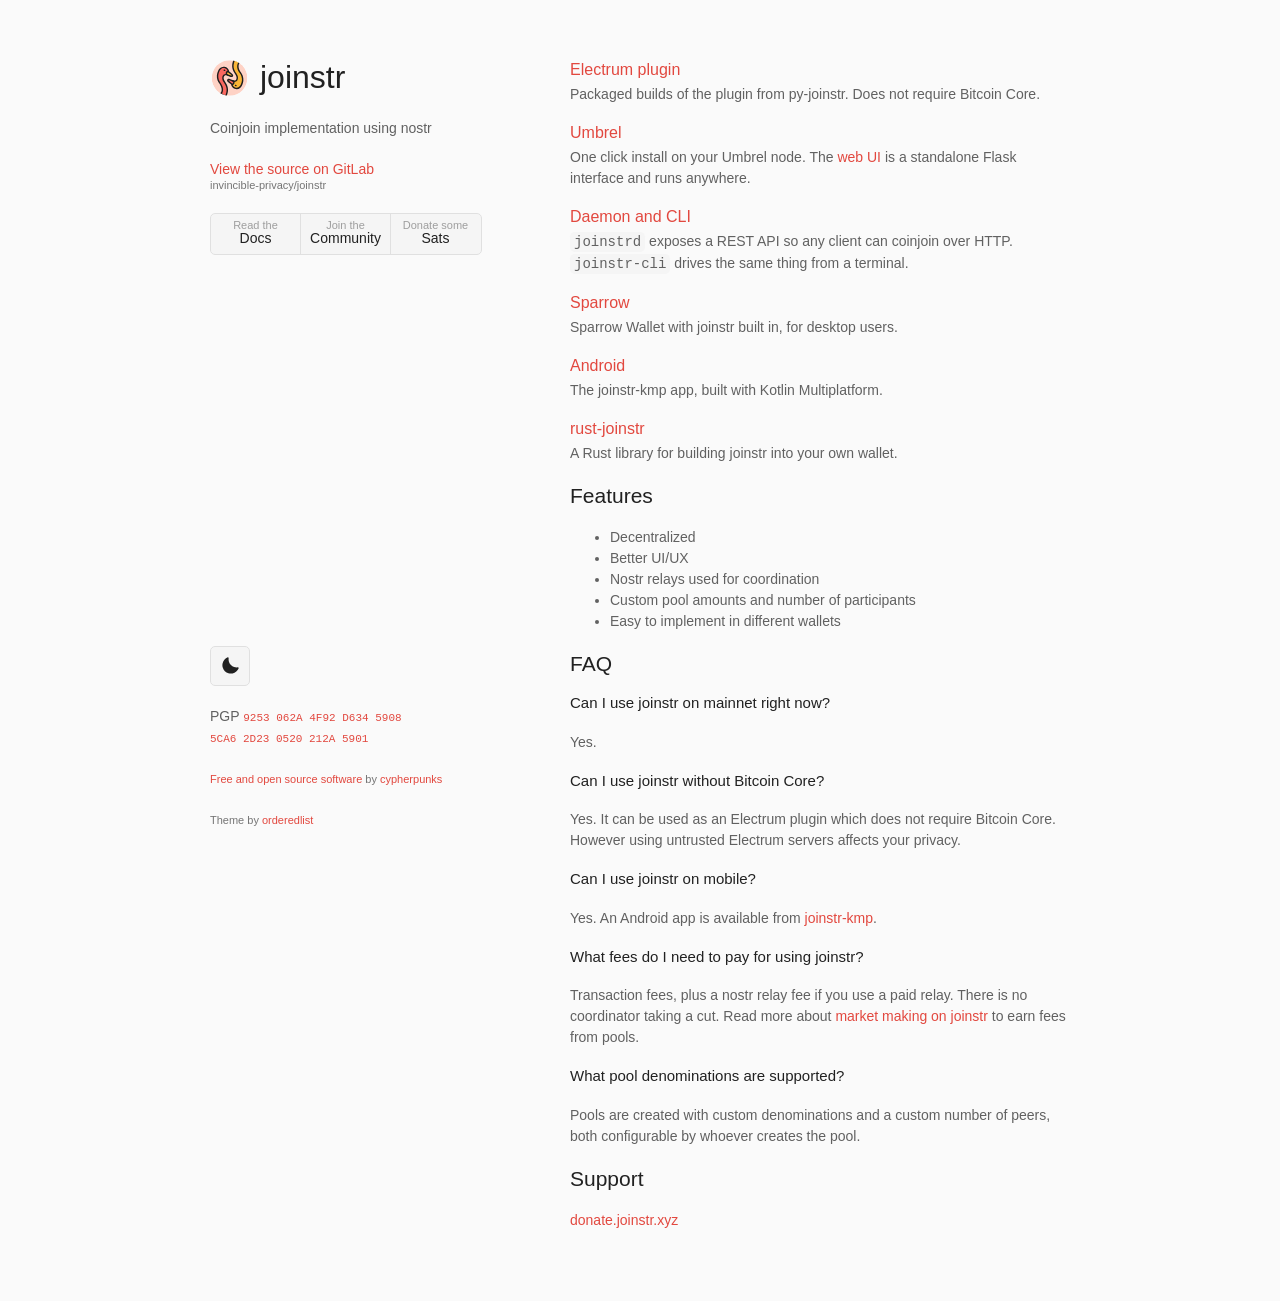
<file: index.html>
<!DOCTYPE html>
<html lang="en">

<head>
  <meta charset="UTF-8"/>
  <title>joinstr</title>

  <meta name="viewport" content="width=device-width, initial-scale=1"/>

  <link rel="stylesheet" href="styles/main.css"/>
  <script src="scripts/theme.js"></script>

  <!-- Primary meta tags -->
  <meta name="title" content="joinstr"/>
  <meta name="description" content="Decentralized coinjoin implementation using nostr"/>
  <meta name="keywords" content="bitcoin,privacy,coinjoin,nostr"/>

  <!-- Social meta tags -->
  <meta property="og:type" content="website"/>
  <meta property="og:site_name" content="joinstr"/>
  <meta property="og:title" content="joinstr"/>
  <meta property="og:description" content="Decentralized coinjoin implementation using nostr"/>
  <meta property="og:url" content="https://joinstr.xyz/"/>
  <meta property="og:image" content="https://joinstr.xyz/assets/logo.png"/>
  <meta name="twitter:card" content="summary"/>
  <meta name="twitter:title" content="joinstr"/>
  <meta name="twitter:description" content="Decentralized coinjoin implementation using nostr"/>
  <meta name="twitter:image" content="https://joinstr.xyz/assets/logo.png"/>

  <!-- Favicon -->
  <link rel="icon" type="image/svg+xml" href="assets/logo.svg"/>
  <link rel="icon" type="image/png" sizes="210x210" href="assets/logo.png"/>
  <link rel="apple-touch-icon" href="assets/logo.png"/>
  <link rel="mask-icon" href="assets/logo.svg" color="#f9675f"/>
  <meta name="theme-color" content="#fafafa" media="(prefers-color-scheme: light)"/>
  <meta name="theme-color" content="#212121" media="(prefers-color-scheme: dark)"/>
</head>

<body>
  <div class="wrapper">
    <header>
      <h1 class="brand"><img src="assets/logo.svg" width="40" height="40" alt=""/>joinstr</h1>
      <p>Coinjoin implementation using nostr</p>
      <p class="view"><a href="https://gitlab.com/invincible-privacy/joinstr/">View the source on GitLab <small>invincible-privacy/joinstr</small></a></p>
      <ul>
        <li><a href="https://docs.joinstr.xyz">Read the<strong>Docs</strong></a></li>
        <li><a href="https://forum.joinstr.xyz">Join the<strong>Community</strong></a></li>
        <li><a href="https://donate.joinstr.xyz">Donate some<strong>Sats</strong></a></li>
      </ul>
    </header>
    <section>
      <dl>
        <dt><a href="https://gitlab.com/invincible-privacy/joinstr/-/tree/main/plugin/zip">Electrum plugin</a></dt>
        <dd>Packaged builds of the plugin from py-joinstr. Does not require Bitcoin Core.</dd>

        <dt><a href="https://apps.umbrel.com/app/joinstr">Umbrel</a></dt>
        <dd>One click install on your Umbrel node. The <a href="https://gitlab.com/invincible-privacy/joinstr/-/tree/main/gui">web UI</a> is a standalone Flask interface and runs anywhere.</dd>

        <dt><a href="https://gitlab.com/invincible-privacy/joinstr/-/tree/main/cli">Daemon and CLI</a></dt>
        <dd><code>joinstrd</code> exposes a REST API so any client can coinjoin over HTTP. <code>joinstr-cli</code> drives the same thing from a terminal.</dd>

        <dt><a href="https://github.com/QcMrHyde/sparrow-joinstr">Sparrow</a></dt>
        <dd>Sparrow Wallet with joinstr built in, for desktop users.</dd>

        <dt><a href="https://gitlab.com/invincible-privacy/joinstr-kmp/-/releases">Android</a></dt>
        <dd>The joinstr-kmp app, built with Kotlin Multiplatform.</dd>

        <dt><a href="https://github.com/rust-joinstr/joinstr">rust-joinstr</a></dt>
        <dd>A Rust library for building joinstr into your own wallet.</dd>
      </dl>

      <h2>Features</h2>
      <ul>
        <li>Decentralized</li>
        <li>Better UI/UX</li>
        <li>Nostr relays used for coordination</li>
        <li>Custom pool amounts and number of participants</li>
        <li>Easy to implement in different wallets</li>
      </ul>

      <h2>FAQ</h2>
      <h3>Can I use joinstr on mainnet right now?</h3>
      <p>Yes.</p>

      <h3>Can I use joinstr without Bitcoin Core?</h3>
      <p>Yes. It can be used as an Electrum plugin which does not require Bitcoin Core. However using untrusted Electrum servers affects your privacy.</p>

      <h3>Can I use joinstr on mobile?</h3>
      <p>Yes. An Android app is available from <a href="https://gitlab.com/invincible-privacy/joinstr-kmp/-/releases">joinstr-kmp</a>.</p>

      <h3>What fees do I need to pay for using joinstr?</h3>
      <p>Transaction fees, plus a nostr relay fee if you use a paid relay. There is no coordinator taking a cut. Read more about <a href="https://uncensoredtech.substack.com/p/market-makers-in-joinstr">market making on joinstr</a> to earn fees from pools.</p>

      <h3>What pool denominations are supported?</h3>
      <p>Pools are created with custom denominations and a custom number of peers, both configurable by whoever creates the pool.</p>

      <h2>Support</h2>
      <p><a href="https://donate.joinstr.xyz">donate.joinstr.xyz</a></p>
    </section>
    <footer>
      <p>
        <button id="theme-toggle" type="button" title="Toggle dark mode" aria-label="Toggle dark mode">
          <svg class="icon-dark" viewBox="0 0 16 16" aria-hidden="true"><path d="M6 .278a.77.77 0 0 1 .8.858 7.2 7.2 0 0 0 8.064 8.065.77.77 0 0 1 .858.799A7.5 7.5 0 1 1 6 .278"/></svg>
          <svg class="icon-light" viewBox="0 0 16 16" aria-hidden="true"><path d="M8 11a3 3 0 1 1 0-6 3 3 0 0 1 0 6m0 1a4 4 0 1 0 0-8 4 4 0 0 0 0 8M8 0a.5.5 0 0 1 .5.5v2a.5.5 0 0 1-1 0v-2A.5.5 0 0 1 8 0m0 13a.5.5 0 0 1 .5.5v2a.5.5 0 0 1-1 0v-2A.5.5 0 0 1 8 13m8-5a.5.5 0 0 1-.5.5h-2a.5.5 0 0 1 0-1h2a.5.5 0 0 1 .5.5M3 8a.5.5 0 0 1-.5.5h-2a.5.5 0 0 1 0-1h2A.5.5 0 0 1 3 8m10.657-5.657a.5.5 0 0 1 0 .707l-1.414 1.415a.5.5 0 1 1-.707-.708l1.414-1.414a.5.5 0 0 1 .707 0m-9.193 9.193a.5.5 0 0 1 0 .707L3.05 13.657a.5.5 0 0 1-.707-.707l1.414-1.414a.5.5 0 0 1 .707 0m9.193 2.121a.5.5 0 0 1-.707 0l-1.414-1.414a.5.5 0 0 1 .707-.707l1.414 1.414a.5.5 0 0 1 0 .707M4.464 4.465a.5.5 0 0 1-.707 0L2.343 3.05a.5.5 0 1 1 .707-.707l1.414 1.414a.5.5 0 0 1 0 .708"/></svg>
        </button>
      </p>
      <p class="pgp">PGP <a href="https://gitlab.com/-/snippets/3674938/raw/main/pgpkey.txt">9253 062A 4F92 D634 5908<br/>5CA6 2D23 0520 212A 5901</a></p>
      <p><small><a href="https://www.gnu.org/philosophy/floss-and-foss.en.html">Free and open source software</a> by <a href="cypherpunk_manifesto.html">cypherpunks</a></small></p>
      <p><small>Theme by <a href="https://github.com/orderedlist/">orderedlist</a></small></p>
    </footer>
  </div>
</body>

</html>
</file>
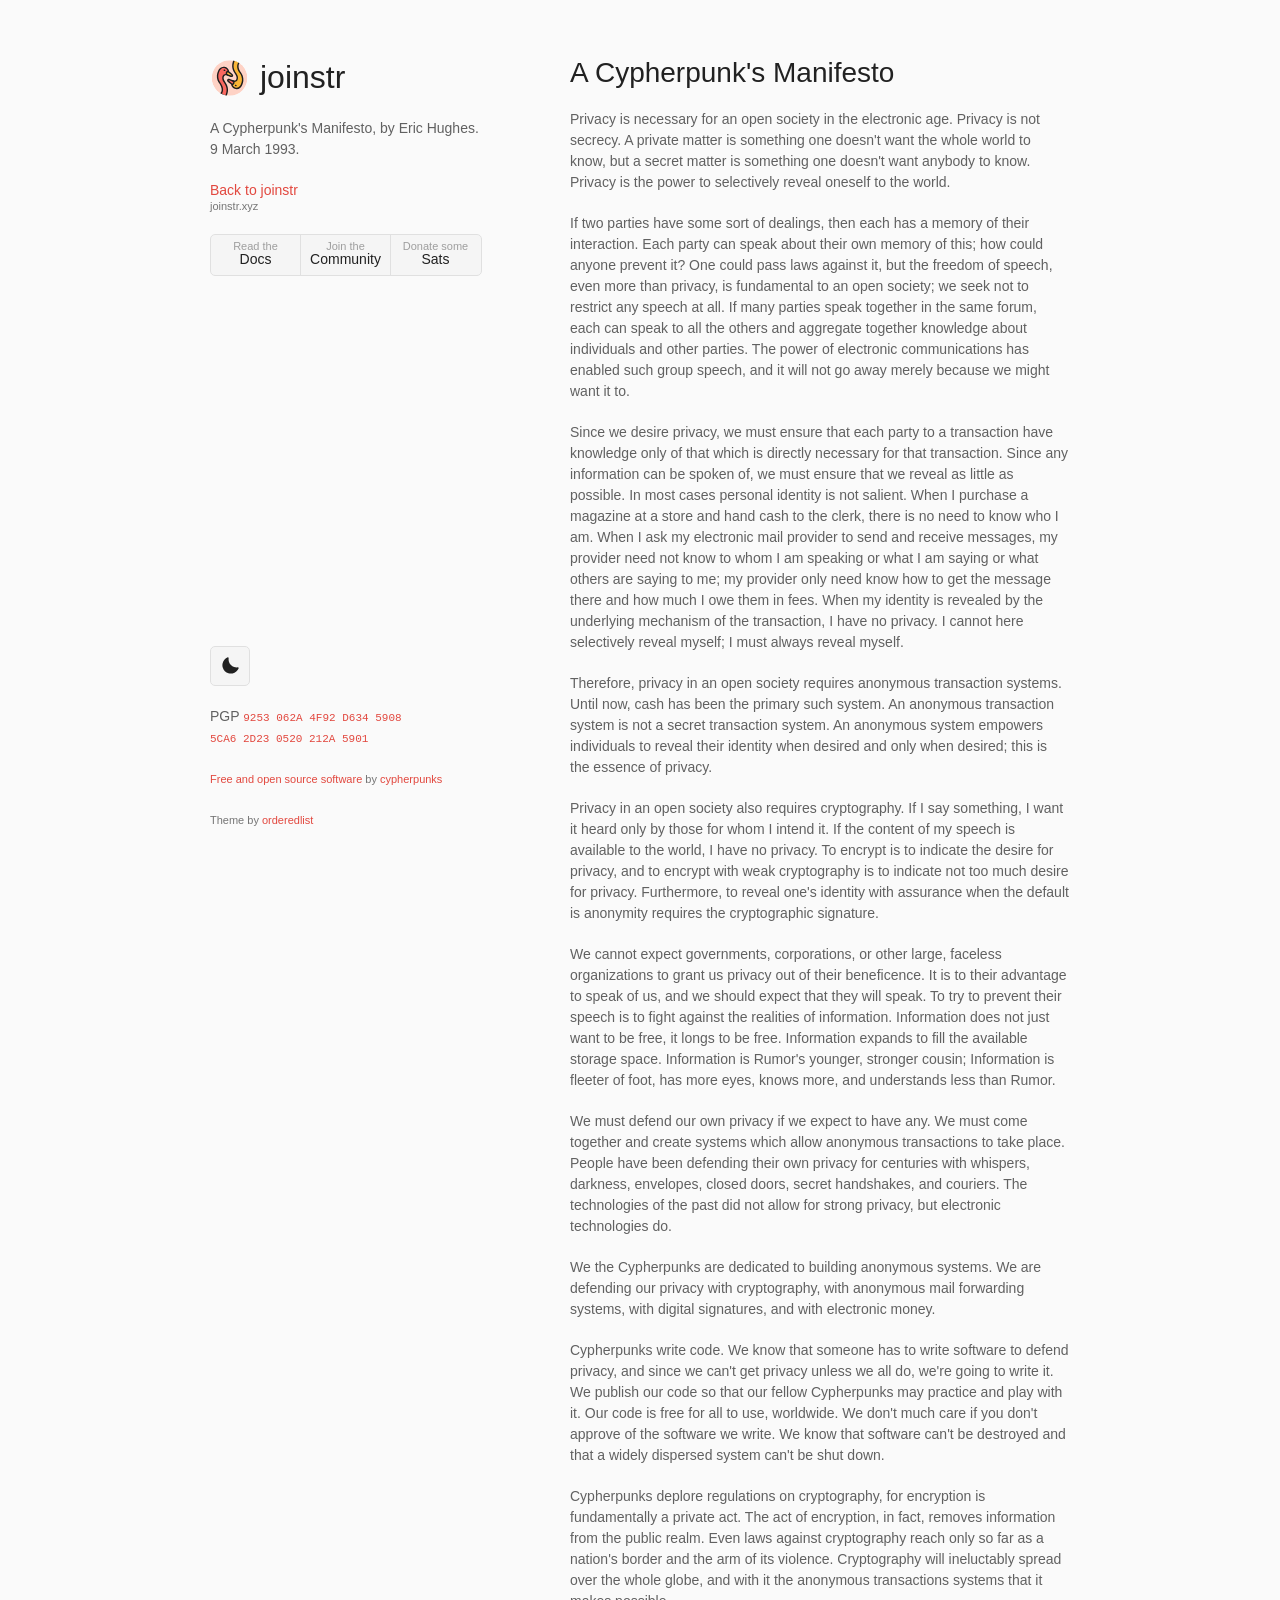
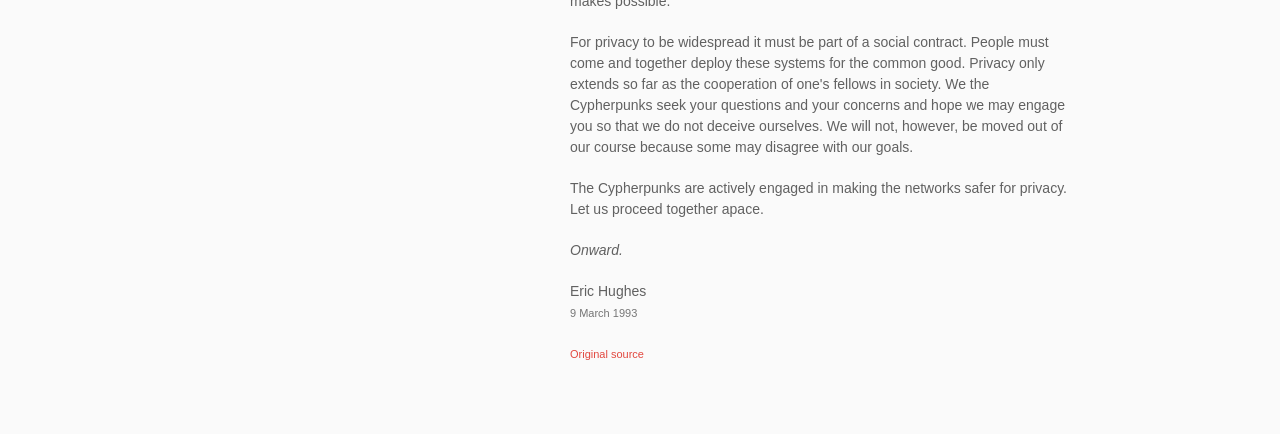
<file: cypherpunk_manifesto.html>
<!DOCTYPE html>
<html lang="en">

<head>
  <meta charset="UTF-8"/>
  <title>A Cypherpunk's Manifesto</title>

  <meta name="viewport" content="width=device-width, initial-scale=1"/>

  <link rel="stylesheet" href="styles/main.css"/>
  <script src="scripts/theme.js"></script>

  <meta name="title" content="A Cypherpunk's Manifesto"/>
  <meta name="description" content="A Cypherpunk's Manifesto by Eric Hughes, 9 March 1993"/>

  <link rel="icon" type="image/svg+xml" href="assets/logo.svg"/>
  <link rel="icon" type="image/png" sizes="210x210" href="assets/logo.png"/>
  <link rel="apple-touch-icon" href="assets/logo.png"/>
  <meta name="theme-color" content="#fafafa" media="(prefers-color-scheme: light)"/>
  <meta name="theme-color" content="#212121" media="(prefers-color-scheme: dark)"/>
</head>

<body>
  <div class="wrapper">
    <header>
      <p class="brand"><img src="assets/logo.svg" width="40" height="40" alt=""/><a href="index.html">joinstr</a></p>
      <p>A Cypherpunk's Manifesto, by Eric Hughes. 9 March 1993.</p>
      <p class="view"><a href="index.html">Back to joinstr <small>joinstr.xyz</small></a></p>
      <ul>
        <li><a href="https://docs.joinstr.xyz">Read the<strong>Docs</strong></a></li>
        <li><a href="https://group.joinstr.xyz">Join the<strong>Community</strong></a></li>
        <li><a href="https://donate.joinstr.xyz">Donate some<strong>Sats</strong></a></li>
      </ul>
    </header>
    <section>
      <h1>A Cypherpunk's Manifesto</h1>
      <p>Privacy is necessary for an open society in the electronic age. Privacy is not secrecy. A private matter is something one doesn't want the whole world to know, but a secret matter is something one doesn't want anybody to know. Privacy is the power to selectively reveal oneself to the world.</p>
      <p>If two parties have some sort of dealings, then each has a memory of their interaction. Each party can speak about their own memory of this; how could anyone prevent it? One could pass laws against it, but the freedom of speech, even more than privacy, is fundamental to an open society; we seek not to restrict any speech at all. If many parties speak together in the same forum, each can speak to all the others and aggregate together knowledge about individuals and other parties. The power of electronic communications has enabled such group speech, and it will not go away merely because we might want it to.</p>
      <p>Since we desire privacy, we must ensure that each party to a transaction have knowledge only of that which is directly necessary for that transaction. Since any information can be spoken of, we must ensure that we reveal as little as possible. In most cases personal identity is not salient. When I purchase a magazine at a store and hand cash to the clerk, there is no need to know who I am. When I ask my electronic mail provider to send and receive messages, my provider need not know to whom I am speaking or what I am saying or what others are saying to me; my provider only need know how to get the message there and how much I owe them in fees. When my identity is revealed by the underlying mechanism of the transaction, I have no privacy. I cannot here selectively reveal myself; I must always reveal myself.</p>
      <p>Therefore, privacy in an open society requires anonymous transaction systems. Until now, cash has been the primary such system. An anonymous transaction system is not a secret transaction system. An anonymous system empowers individuals to reveal their identity when desired and only when desired; this is the essence of privacy.</p>
      <p>Privacy in an open society also requires cryptography. If I say something, I want it heard only by those for whom I intend it. If the content of my speech is available to the world, I have no privacy. To encrypt is to indicate the desire for privacy, and to encrypt with weak cryptography is to indicate not too much desire for privacy. Furthermore, to reveal one's identity with assurance when the default is anonymity requires the cryptographic signature.</p>
      <p>We cannot expect governments, corporations, or other large, faceless organizations to grant us privacy out of their beneficence. It is to their advantage to speak of us, and we should expect that they will speak. To try to prevent their speech is to fight against the realities of information. Information does not just want to be free, it longs to be free. Information expands to fill the available storage space. Information is Rumor's younger, stronger cousin; Information is fleeter of foot, has more eyes, knows more, and understands less than Rumor.</p>
      <p>We must defend our own privacy if we expect to have any. We must come together and create systems which allow anonymous transactions to take place. People have been defending their own privacy for centuries with whispers, darkness, envelopes, closed doors, secret handshakes, and couriers. The technologies of the past did not allow for strong privacy, but electronic technologies do.</p>
      <p>We the Cypherpunks are dedicated to building anonymous systems. We are defending our privacy with cryptography, with anonymous mail forwarding systems, with digital signatures, and with electronic money.</p>
      <p>Cypherpunks write code. We know that someone has to write software to defend privacy, and since we can't get privacy unless we all do, we're going to write it. We publish our code so that our fellow Cypherpunks may practice and play with it. Our code is free for all to use, worldwide. We don't much care if you don't approve of the software we write. We know that software can't be destroyed and that a widely dispersed system can't be shut down.</p>
      <p>Cypherpunks deplore regulations on cryptography, for encryption is fundamentally a private act. The act of encryption, in fact, removes information from the public realm. Even laws against cryptography reach only so far as a nation's border and the arm of its violence. Cryptography will ineluctably spread over the whole globe, and with it the anonymous transactions systems that it makes possible.</p>
      <p>For privacy to be widespread it must be part of a social contract. People must come and together deploy these systems for the common good. Privacy only extends so far as the cooperation of one's fellows in society. We the Cypherpunks seek your questions and your concerns and hope we may engage you so that we do not deceive ourselves. We will not, however, be moved out of our course because some may disagree with our goals.</p>
      <p>The Cypherpunks are actively engaged in making the networks safer for privacy. Let us proceed together apace.</p>
      <p><em>Onward.</em></p>
      <p>Eric Hughes<br/><small>9 March 1993</small></p>
      <p><small><a href="https://www.activism.net/cypherpunk/manifesto.html">Original source</a></small></p>
    </section>
    <footer>
      <p>
        <button id="theme-toggle" type="button" title="Toggle dark mode" aria-label="Toggle dark mode">
          <svg class="icon-dark" viewBox="0 0 16 16" aria-hidden="true"><path d="M6 .278a.77.77 0 0 1 .8.858 7.2 7.2 0 0 0 8.064 8.065.77.77 0 0 1 .858.799A7.5 7.5 0 1 1 6 .278"/></svg>
          <svg class="icon-light" viewBox="0 0 16 16" aria-hidden="true"><path d="M8 11a3 3 0 1 1 0-6 3 3 0 0 1 0 6m0 1a4 4 0 1 0 0-8 4 4 0 0 0 0 8M8 0a.5.5 0 0 1 .5.5v2a.5.5 0 0 1-1 0v-2A.5.5 0 0 1 8 0m0 13a.5.5 0 0 1 .5.5v2a.5.5 0 0 1-1 0v-2A.5.5 0 0 1 8 13m8-5a.5.5 0 0 1-.5.5h-2a.5.5 0 0 1 0-1h2a.5.5 0 0 1 .5.5M3 8a.5.5 0 0 1-.5.5h-2a.5.5 0 0 1 0-1h2A.5.5 0 0 1 3 8m10.657-5.657a.5.5 0 0 1 0 .707l-1.414 1.415a.5.5 0 1 1-.707-.708l1.414-1.414a.5.5 0 0 1 .707 0m-9.193 9.193a.5.5 0 0 1 0 .707L3.05 13.657a.5.5 0 0 1-.707-.707l1.414-1.414a.5.5 0 0 1 .707 0m9.193 2.121a.5.5 0 0 1-.707 0l-1.414-1.414a.5.5 0 0 1 .707-.707l1.414 1.414a.5.5 0 0 1 0 .707M4.464 4.465a.5.5 0 0 1-.707 0L2.343 3.05a.5.5 0 1 1 .707-.707l1.414 1.414a.5.5 0 0 1 0 .708"/></svg>
        </button>
      </p>
      <p class="pgp">PGP <a href="https://gitlab.com/-/snippets/3674938/raw/main/pgpkey.txt">9253 062A 4F92 D634 5908<br/>5CA6 2D23 0520 212A 5901</a></p>
      <p><small><a href="https://www.gnu.org/philosophy/floss-and-foss.en.html">Free and open source software</a> by <a href="cypherpunk_manifesto.html">cypherpunks</a></small></p>
      <p><small>Theme by <a href="https://github.com/orderedlist/">orderedlist</a></small></p>
    </footer>
  </div>
</body>

</html>
</file>
<file: styles/main.css>
/* Modification */

* {
  --primary: #e2483f; /*joinstr coral, darkened for contrast on light*/
}

:root {
  --primary-container: #b62f27;

  --surface: #fafafa; /*Gray 50*/
  --surface-container: #f5f5f5; /*Gray 100*/
  --surface-container-high: #c2c2c2; /*Gray 100 Dark*/

  --on-surface: #212121; /*Gray 900*/
  --on-surface-variant: #424242; /*Gray 800*/
  --outline: #616161; /*Gray 700*/
  --outline-variant: #757575; /*Gray 600*/

  --border: #e0e0e0; /*Gray 300*/
  --button-text1: #9e9e9e; /*Gray 500*/
  --button-text1-hover: #707070; /*Gray 500 Dark*/
  --button-text2: #212121; /*Gray 900*/
  --button-text2-hover: #000000; /*Gray 900 Dark*/
}

:root.theme-dark {
  --primary: #f9675f; /*joinstr coral*/
  --primary-container: #fed2c5;

  --surface: #212121; /*Gray 900*/
  --surface-container: #424242; /*Gray 800*/
  --surface-container-high: #6d6d6d; /*Gray 800 Light*/

  --on-surface: #fafafa; /*Gray 50*/
  --on-surface-variant: #f5f5f5; /*Gray 100*/
  --outline: #bdbdbd; /*Gray 400*/
  --outline-variant: #9e9e9e; /*Gray 500*/

  --border: #616161; /*Gray 700*/
  --button-text1: #bdbdbd; /*Gray 400*/
  --button-text1-hover: #8d8d8d; /*Gray 400 Light*/
  --button-text2: #fafafa; /*Gray 50*/
  --button-text2-hover: #ffffff; /*Gray 50 Light*/
}

.brand {
  display: flex;
  align-items: center;
  gap: 10px;
  margin: 0 0 20px;
  color: var(--on-surface);
  font-size: 32px;
  font-weight: 500;
  line-height: 1.1;
} .brand a {
  color: inherit;
}

dt {
  margin-top: 16px;
  font-size: 16px;
} dt:first-child {
  margin-top: 0;
} dd {
  margin: 2px 0 0;
}

h3 {
  margin-bottom: 6px;
  font-size: 15px;
}

.pgp a {
  font-family: Monaco, Bitstream Vera Sans Mono, Lucida Console, Terminal, Consolas, Liberation Mono, DejaVu Sans Mono, Courier New, monospace;
  font-size: 11px;
}

p small {
  color: var(--outline-variant);
} blockquote p {
  color: var(--outline-variant);
}

code {
  padding: 2px 4px;
  border-radius: 0.3rem;
} code, pre {
  background-color: var(--surface-container);
} pre code {
  padding: 0px 0px;
}

header li:last-child {
  border-right: 0px;
}

footer button {
  height: 40px;
  padding: 0;
  background: var(--surface-container);
  border-radius: 5px;
  border: 1px solid var(--border);
  width: 40px;
  color: var(--button-text2);
  justify-content: center;
  cursor: pointer;
} footer button:hover {
  color: var(--button-text2-hover);
} footer button:active {
  background-color: var(--surface-container-high);
}

#theme-toggle {
  display: flex;
  align-items: center;
} #theme-toggle svg {
  width: 18px;
  height: 18px;
  margin: 0 auto;
  fill: currentColor;
} #theme-toggle .icon-light {
  display: none;
}

:root.theme-dark #theme-toggle .icon-dark {
  display: none;
} :root.theme-dark #theme-toggle .icon-light {
  display: block;
}

/* Original */

body {
  background-color: /*#fff*/ var(--surface);
  padding: 50px;
  font: 14px/1.5 -apple-system, BlinkMacSystemFont, 'Segoe UI', Roboto, Oxygen, Ubuntu, Cantarell, 'Fira Sans', 'Droid Sans', 'Helvetica Neue', Arial, sans-serif, 'Apple Color Emoji', 'Segoe UI Emoji', 'Segoe UI Symbol';
  color: /*#595959*/ var(--outline);
  font-weight: 400;
}

h1, h2, h3, h4, h5, h6 {
  color: /*#222*/ var(--on-surface);
  margin: 0 0 20px;
}

p, ul, ol, table, pre, dl {
  margin: 0 0 20px;
}

h1, h2, h3 {
  line-height: 1.1;
}

h1 {
  font-size: 28px;
  font-weight: 500;
}

h2 {
  color: /*#393939*/ var(--on-surface);
  font-weight: 500;
}

h3, h4, h5, h6 {
  color: /*#494949*/ var(--on-surface);
  font-weight: 500;
}

a {
  color: /*#39c*/ var(--primary);
  text-decoration: none;
}

a:hover {
  color: /*#069*/ var(--primary-container);
}

a small {
  font-size: 11px;
  color: /*#777*/ var(--outline-variant);
  margin-top: -0.3em;
  display: block;
}

a:hover small {
  color: /*#777*/ var(--on-surface-variant);
}

.wrapper {
  width: 860px;
  margin: 0 auto;
}

blockquote {
  border-left: /*1px*/ 4px solid /*#e5e5e5*/ var(--border);
  margin: 0;
  padding: 0 0 0 20px;
  font-style: italic;
}

code, pre {
  font-family: Monaco, Bitstream Vera Sans Mono, Lucida Console, Terminal, Consolas, Liberation Mono, DejaVu Sans Mono, Courier New, monospace;
  /* color: #333; */
}

pre {
  padding: 8px 15px;
  background: /*#f8f8f8*/ var(--surface-container);
  border-radius: 5px;
  border: 1px solid /*#e5e5e5*/ var(--border);
  overflow-x: auto;
}

table {
  width: 100%;
  border-collapse: collapse;
}

th, td {
  text-align: left;
  padding: 5px 10px;
  border-bottom: 1px solid /*#e5e5e5*/ var(--border);
}

dt {
  color: /*#444*/ var(--on-surface-variant);
  font-weight: 500;
}

th {
  color: /*#444*/ var(--on-surface-variant);
}

img {
  max-width: 100%;
}

header {
  width: 270px;
  float: left;
  position: fixed;
  -webkit-font-smoothing: subpixel-antialiased;
}

header ul {
  list-style: none;
  height: 40px;
  padding: 0;
  background: /*#f4f4f4*/ var(--surface-container);
  border-radius: 5px;
  border: 1px solid /*#e0e0e0*/ var(--border);
  width: 270px;
}

header li {
  width: 89px;
  float: left;
  border-right: 1px solid var(--border);
  height: 40px;
}

header li:first-child a {
  border-radius: 5px 0 0 5px;
}

header li:last-child a {
  border-radius: 0 5px 5px 0;
}

header ul a {
  line-height: 1;
  font-size: 11px;
  color: /*#999*/ var(--button-text1);
  display: block;
  text-align: center;
  padding-top: 6px;
  height: 34px;
}

header ul a:hover {
  color: /*#999*/ var(--button-text1-hover);
}

header ul a:active {
  background-color: /*#f0f0f0*/ var(--surface-container-high);
}

strong {
  color: /*#222*/ var(--on-surface);
  font-weight: 500;
}

header ul li + li + li {
  border-right: none;
  width: 89px;
}

header ul a strong {
  font-size: 14px;
  display: block;
  color: /*222*/ var(--button-text2);
}

section {
  width: 500px;
  float: right;
  padding-bottom: 50px;
}

small {
  font-size: 11px;
}

hr {
  border: 0;
  background: /*#e5e5e5*/ var(--border);
  height: 1px;
  margin: 0 0 20px;
}

footer {
  width: 270px;
  float: left;
  position: fixed;
  bottom: 50px;
  -webkit-font-smoothing: subpixel-antialiased;
}

@media print, screen and (max-width: 960px) {
  div.wrapper {
    width: auto;
    margin: 0;
  }

  header, section, footer {
    float: none;
    position: static;
    width: auto;
  }

  header {
    padding-right: 320px;
  }

  footer {
    padding-right: 60px;
  }

  section {
    border: 1px solid /*#e5e5e5*/ var(--border);
    border-width: 1px 0;
    padding: 20px 0;
    margin: 0 0 20px;
  }

  header a small {
    display: inline;
  }

  header ul {
    position: absolute;
    right: 50px;
    top: 52px;
  }

  footer button {
    position: fixed;
    right: 50px;
    bottom: 52px;
  }
}

@media print, screen and (max-width: 720px) {
  body {
    word-wrap: break-word;
  }

  header {
    padding: 0;
  }

  header ul, header p.view {
    position: static;
  }

  pre, code {
    word-wrap: normal;
  }
}

@media print, screen and (max-width: 480px) {
  body {
    padding: 15px;
  }

  header ul {
    width: 99%;
  }

  header li, header ul li + li + li {
    width: 33%;
  }

  footer button {
    position: fixed;
    right: 25px;
    bottom: 26px;
  }
}

@media print {
  body {
    padding: 0.4in;
    font-size: 12pt;
    /* color: #444; */
  }
}
</file>
